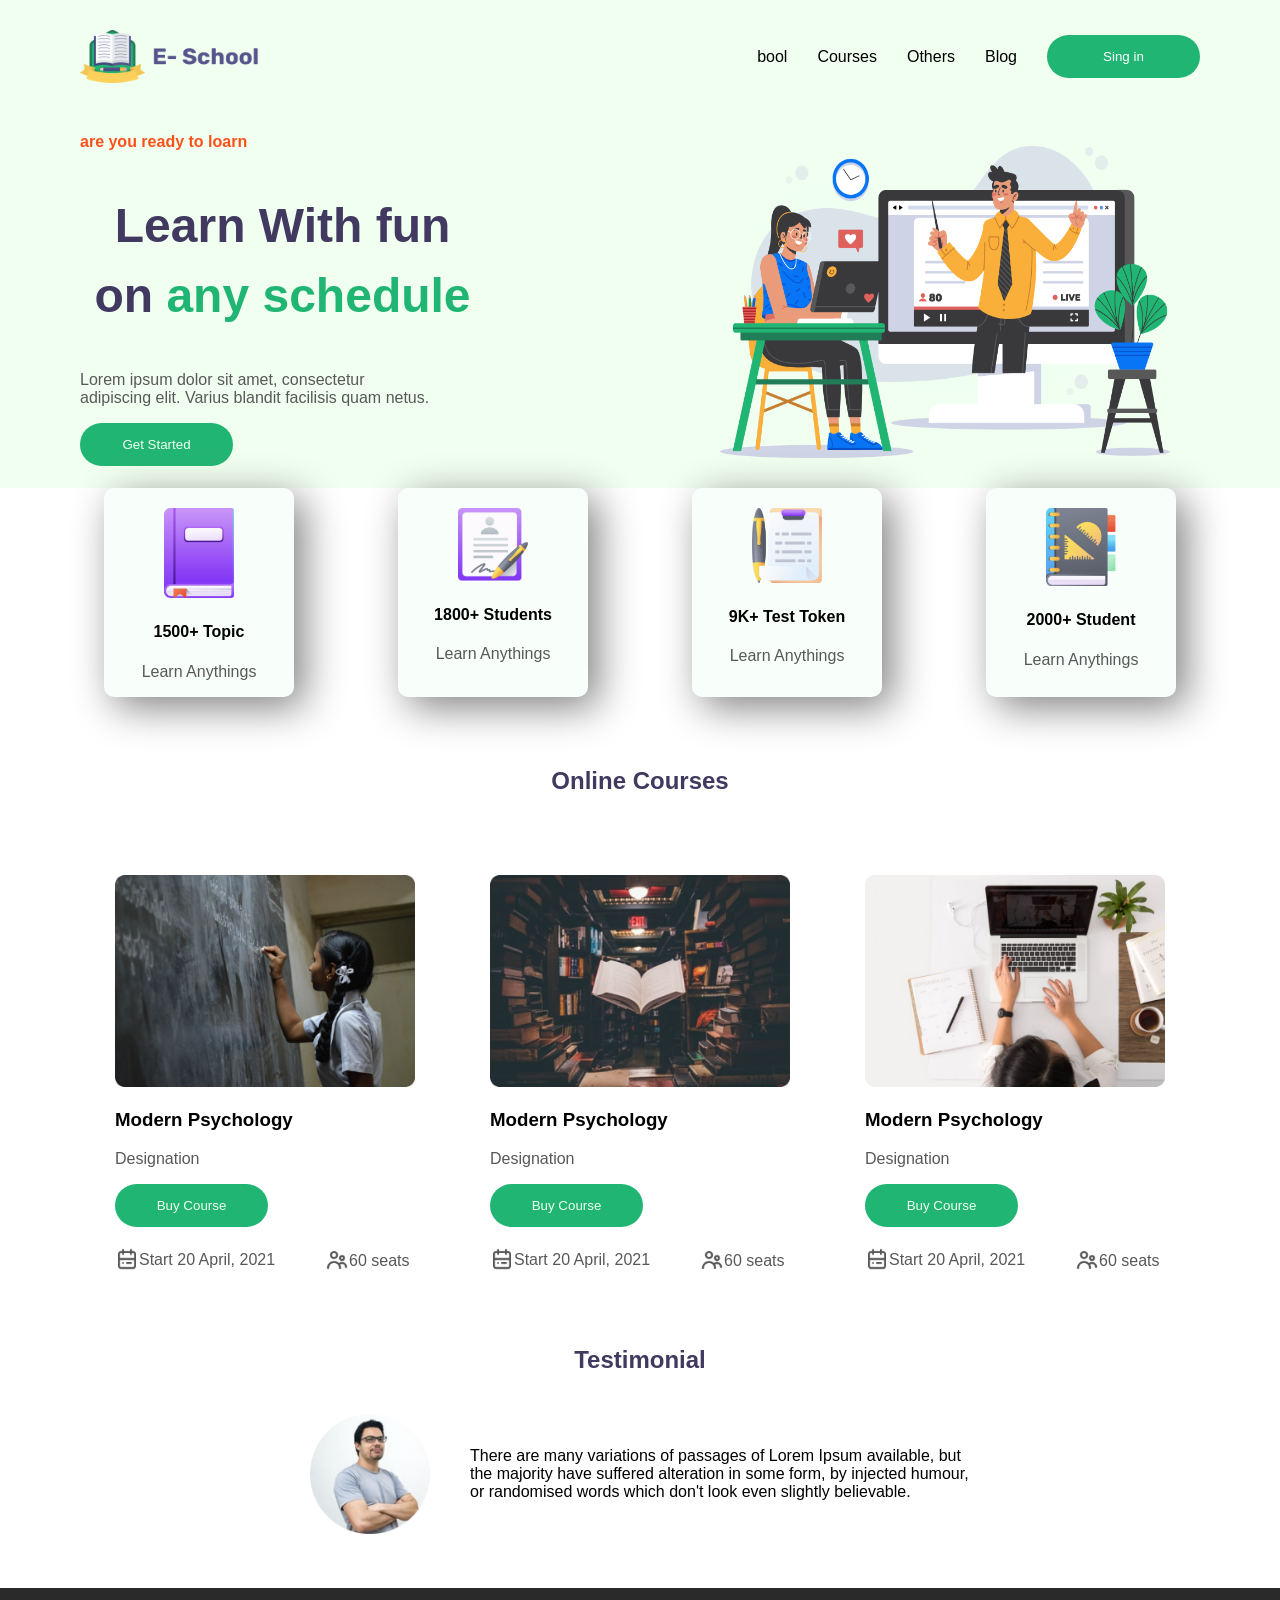
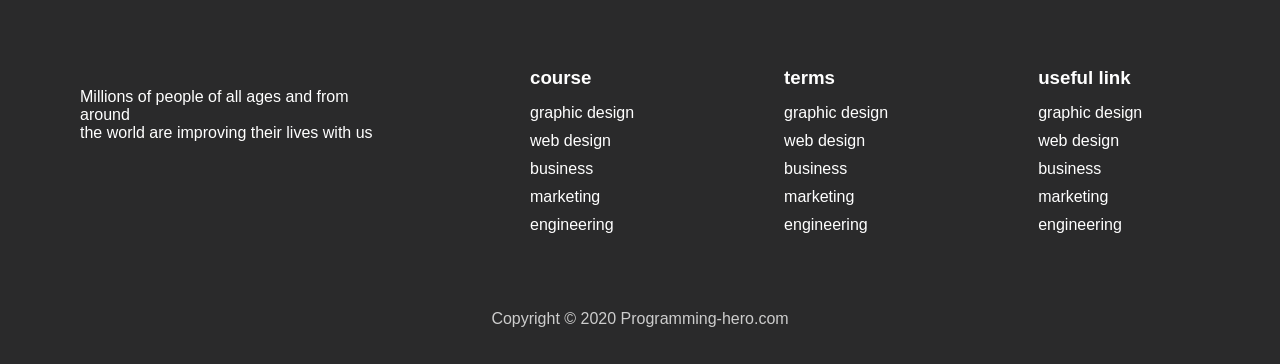
<file: index.html>
<!DOCTYPE html>
<html lang="en">
<head>
    <meta charset="UTF-8">
    <meta name="viewport" content="width=device-width, initial-scale=1.0">
    <title>e-school</title>
</head>
    <link rel="stylesheet" href="style.css">
<body> 
    <!--nav section-->

      <section class="hero">
        <nav>
            <div class="logo">
                <img src="icon/Logo.png">
            </div>

            
            <div class="menu">
                <a href="#">bool</a>
                <a href="#">Courses</a>
                <a href="#">Others</a>
                <a href="#">Blog</a>
                <button>Sing in</button>
            </div>
        </nav>
<!--hero-content-->

            <div class="hero-content left">
                <h4 id="color">are you ready to loarn</h4>
                <h1 id="bold"> 
                    Learn With fun    <br>
                    on <span id="colors">any schedule</span>
                 </h1>
                <p>                    Lorem ipsum dolor sit amet, consectetur <br>
                    adipiscing elit. Varius blandit facilisis quam netus.
                </p>
    <button >Get Started</button>
           
        </div>
        <div class="right">
            <img src="photos/Illustration.png">
        </div>

</section>

<section class="line">
    <div class="card">
        <img src="icon/book.png" >
         <h4> 1500+ Topic </h4>
        <p>Learn Anythings</p>

    </div>

    <div class="card">
        <img src="icon/Student.png">
        <h4>1800+ Students</h4>
        <p>Learn Anythings</p>
    </div>

    <div class="card">
        <img src="icon/Test.png">
        <h4>9K+ Test Token</h4>
        <p>Learn Anythings</p>
    </div>

    <div class="card">
        <img src="icon/Students.png">
        <h4>2000+ Student</h4>
        <p>Learn Anythings</p>
    </div>
</section>


<!--courses section-->

<section> 
    
    <h1 id="top">Online Courses</h1>
    <div class="pyschology">
<div>
        <img src="photos/Morder pyschology.png">
        <h3>Modern Psychology</h3>
        <p>Designation</p>
        <button>Buy Course</button> <br>
        <div class="icon">
    <img src="icon/calendar.png">
   <p class="calender">Start 20  April,
 2021</p>
 
</div>

<div class="icons">
    <img src="icon/people.png">
    <p class="calender">60 seats</p>
</div>
    </div>

    <div>
<img src="photos/Morder psyc.png">
<h3>Modern Psychology</h3>
<p>Designation</p>
<button>Buy Course</button><br>
<div class="icon">
    <img src="icon/calendar.png">
   <p class="calender">Start 20  April,
 2021</p>
 
   </div>
<div class="icons">
    <img src="icon/people.png">
    <p class="calender">60 seats</p>
</div>
    </div>

    <div>
        <img src="photos/Morder pychons.png" >
        <h3>Modern Psychology</h3>
<p>Designation</p>
<button>Buy Course</button><br>
<div class="icon">
    <img src="icon/calendar.png">
   <p class="calender">Start 20  April,
 2021</p>
 
   </div>
<div class="icons">
    <img src="icon/people.png">
    <p class="calender">60 seats</p>
</div>
    </div>
    
    
</section>

<section>
    <h1>Testimonial</h1>
    <div id="man">
    <img src="photos/Man.png" >
   <p class="text"> There are many variations of passages of Lorem Ipsum available, but the
 majority have suffered alteration in some form, by injected humour, 
or randomised words which don't look even slightly believable.</p>
    </div>
    

</section>
<br>
<br>
<br>
<footer>
    <div class="footer-container">
    <div id="footer-left">
        Millions of people of all ages and from around <br> the world are improving their lives with us
        </div>


    <div class="footer-menu">

    <ul>
    <h3>course</h3>
    <li>graphic design</li>
    <li>web design</li>
    <li> business</li>
    <li> marketing</li>
    <li> engineering</li>
    </ul>
    
</div>
    <div class="footer-menu">
        <ul>
    <h3>terms</h3>
    <li>graphic design</li>
    <li>web design</li>
    <li> business</li>
    <li> marketing</li>
    <li> engineering</li>
    </ul>
</div>

    <div class="footer-menu">
<ul>
    <h3> useful link</h3>
    <li>graphic design</li>
    <li>web design</li>
    <li> business</li>
    <li> marketing</li>
    <li> engineering</li>
    </ul>
</div>
</div>

<p class="copyright">
     Copyright © 2020 Programming-hero.com
</p>
 
</footer>
</body>
</html>
</file>
<file: style.css>
body{
        margin:0;
        font-family:Arial, Helvetica, sans-serif ;
    }
    .hero{
        background-color:  #f0fff0;
        padding: 30px 80px;
    }
    nav{
        display: flex;
        justify-content: space-between;
        align-items: center;
    }
    .menu{
        display: flex;
        align-items: center;
        gap: 30px;
    }
    .menu a{
        text-decoration: none;
        color: black;
        font-weight: 500px;
    }
    .menu button{
        background-color: #21b573;
        color: white;
        border: none;
        padding: 12px 25px;
        border-radius: 30px;
        cursor: pointer;
    }
    .logo{
    display: flex;
    align-items: center;

    }
    .logo img{
    width: 180px;
    cursor: pointer;

    }

    .left{
    margin-top: 50px;
    }
    .right{
    display: flex;
    justify-content: right ;
    margin-top: -320px;
    width: 1090px;
    height: 312px;
    

    }
    .right img{
     width: 450px;
     
    }
#color{
    color: #FD511A;
    font-size:16px
;
}
#colors{
    color: #21B573;

}
#bold{
    width: 405px;
    height: 140px;
    top: 212px;
    left: 205px;
    font-weight: 700;
    font-size: 48px;
    line-height:70px;
    letter-spacing: 0%;
}
button{
    background-color: #21B573;
    color: #f0fff0;
    width: 153px;
    height: 43PX;
    border-radius: 33PX;
    border: none;
    cursor: pointer;
}
.line{
    display: flex;
    justify-content: space-evenly;
    border-radius: 10px;
    

    }
    

.line img{
        width: 70px;
        margin-top: 20px;
        
     }
p{
            color: #585859;
        }

.card{
    background-color:#F8FFFB;
    width: 190px;
    border-radius: 10px;
    text-align: center;
    cursor: pointer;
    box-shadow: 10px 10px 40px gray;
}
h1{
    text-align: center;
    color: #413960;

}
.pyschology{
    padding: 40px;
    display: flex;
    justify-content: space-evenly;
    border-radius: 10px;
}
.pyschology img{
    width: 300px;
    margin-top: 20px;
}

.icon{
    display: flex;
    
    
}
.icon img{
    width: 24px;
    height: 24px;
}
.calender{
  margin-top:24px;
  
}
.icons{
    display: flex;
    padding-left: 70%;
    margin-top: -57px;
    
}
.icons img{
    width: 24px;
    height: 24px;}

#man{
    display: flex;
    justify-content: center;
    align-items: center;
    gap: 40px;
    margin-top: 40px;
}

#man img{
    width: 120px;
}

.text{
    color: black;
    width: 500px;
}
footer{
    color: white;
    background-color: #2a2a2b;
    padding: 60px 80px 20px;

}
.footer-container{
    display: flex;
    gap: 150px;
}

#footer-left {
    color: #FFFFFF;
    width: 300px;
    margin-top: 40px;
    
    }
    

.footer-menu h3{
margin-bottom: 15px;
}
.footer-menu ul{
    list-style: none;
    padding: 0;
}
.footer-menu ul li{
margin-bottom: 10px;

}
.copyright{
    color: #CDCDCD;
    text-align: center;
    margin-top: 60px;
}
#top{
    margin-top: 70px;
}
</file>
